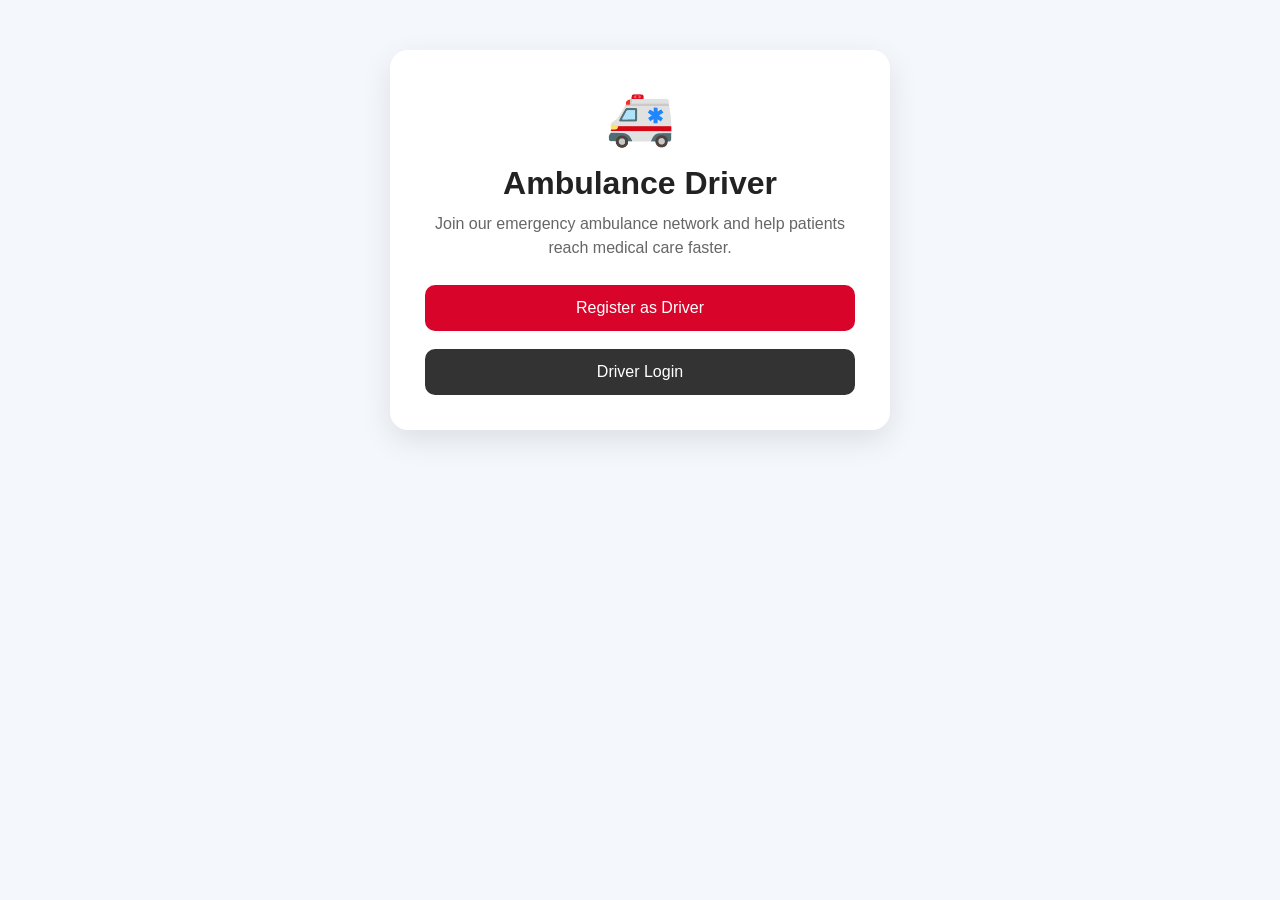
<file: drivers/index.html>
<!DOCTYPE html>
<html lang="en">
<head>
    <meta charset="UTF-8">
    <meta name="viewport" content="width=device-width, initial-scale=1.0">
    <title>Ambulance Driver</title>
    <link rel="stylesheet" href="style.css">
</head>

<body>

<div class="welcome">

    <div class="logo">🚑</div>

    <h1>Ambulance Driver</h1>

    <p>
        Join our emergency ambulance network and help patients
        reach medical care faster.
    </p>

    <a href="register.html" class="btn">
        Register as Driver
    </a>

    <a href="login.html" class="btn secondary">
        Driver Login
    </a>

</div>

</body>
</html>
</file>
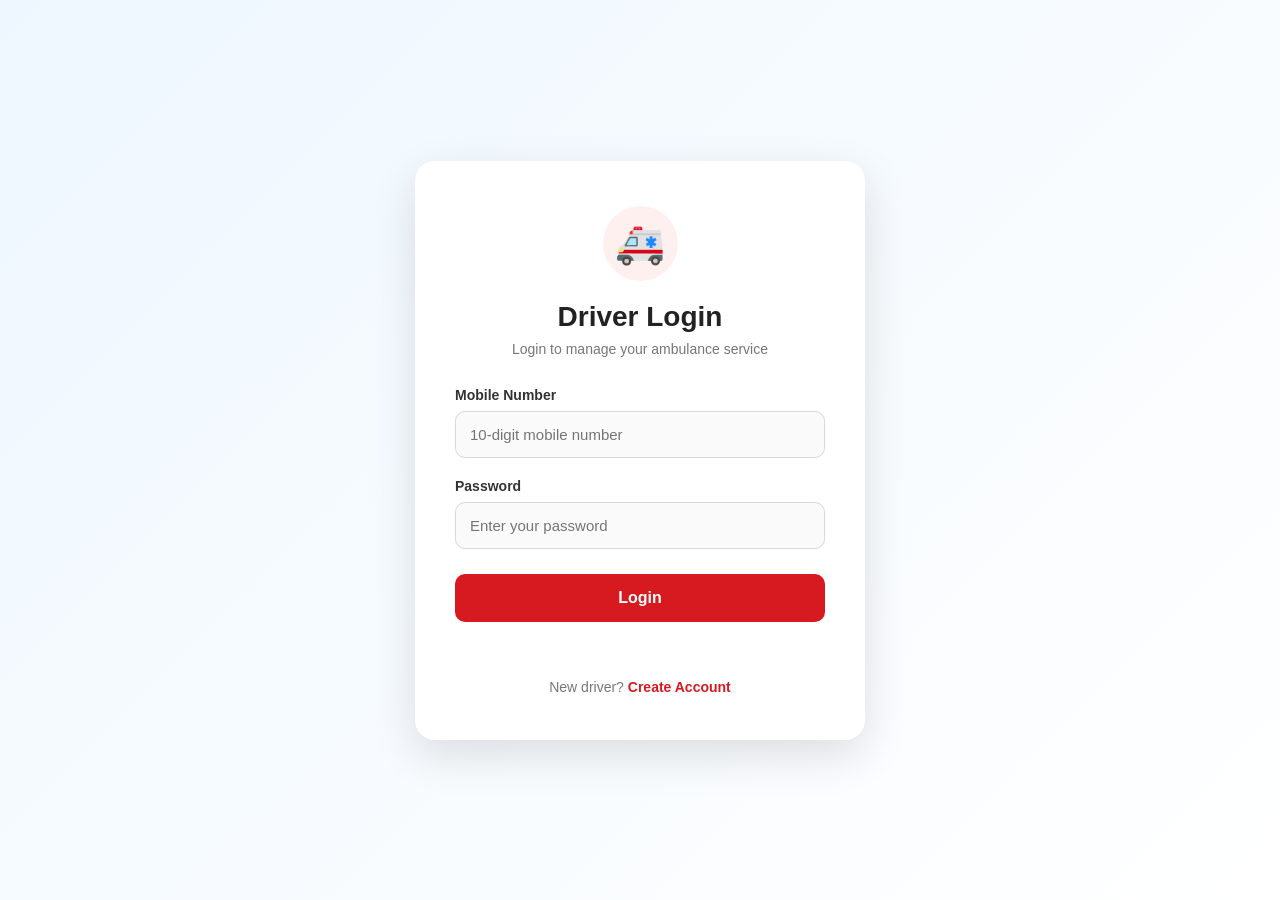
<file: drivers/dashboard.html>
<!DOCTYPE html>
<html lang="en">
<head>

<meta charset="UTF-8">

<meta name="viewport"
content="width=device-width, initial-scale=1.0">

<title>Driver Dashboard | Ambulance Service</title>


<style>

*{
    margin:0;
    padding:0;
    box-sizing:border-box;
    font-family:"Segoe UI",Arial,sans-serif;
}

body{
    min-height:100vh;
    background:#f4f7fb;
    color:#222;
}


/* HEADER */

header{
    background:#d71920;
    color:white;
    padding:18px 6%;
    display:flex;
    justify-content:space-between;
    align-items:center;
}

.logo{
    font-size:22px;
    font-weight:700;
}

.logout{
    border:none;
    background:white;
    color:#d71920;
    padding:9px 18px;
    border-radius:8px;
    cursor:pointer;
    font-weight:600;
}


/* MAIN */

.container{
    max-width:1100px;
    margin:30px auto;
    padding:0 20px;
}


/* WELCOME */

.welcome{
    background:white;
    padding:25px;
    border-radius:15px;
    box-shadow:0 5px 20px rgba(0,0,0,.07);
    margin-bottom:20px;
}

.welcome h1{
    font-size:25px;
    margin-bottom:7px;
}

.welcome p{
    color:#777;
}


/* DRIVER INFO */

.info-grid{
    display:grid;
    grid-template-columns:repeat(3,1fr);
    gap:18px;
    margin-bottom:20px;
}

.info-card{
    background:white;
    padding:22px;
    border-radius:15px;
    box-shadow:0 5px 20px rgba(0,0,0,.07);
}

.info-card h3{
    font-size:13px;
    color:#888;
    margin-bottom:8px;
}

.info-card p{
    font-size:18px;
    font-weight:600;
}


/* STATUS */

.status-card{
    background:white;
    padding:30px;
    border-radius:15px;
    text-align:center;
    box-shadow:0 5px 20px rgba(0,0,0,.07);
    margin-bottom:20px;
}

.status{
    font-size:20px;
    font-weight:700;
    margin-bottom:8px;
}

.location{
    color:#777;
    font-size:14px;
    margin-bottom:20px;
}

.online{
    color:#168b35;
}

.offline{
    color:#d71920;
}

.status-btn{
    border:none;
    padding:14px 35px;
    border-radius:10px;
    color:white;
    font-size:16px;
    font-weight:600;
    cursor:pointer;
}

.go-online{
    background:#168b35;
}

.go-offline{
    background:#d71920;
}


/* REQUEST */

.request-card{
    background:white;
    padding:25px;
    border-radius:15px;
    box-shadow:0 5px 20px rgba(0,0,0,.07);
}

.request-card h2{
    margin-bottom:15px;
}

.empty{
    text-align:center;
    padding:30px;
    color:#888;
}


/* REQUEST BOX */

.booking-request{
    border:2px solid #d71920;
    border-radius:14px;
    padding:20px;
    margin-top:15px;
    background:#fffafa;
}

.booking-header{
    display:flex;
    justify-content:space-between;
    align-items:center;
    gap:10px;
    margin-bottom:18px;
}

.booking-code{
    font-weight:700;
    color:#d71920;
}

.emergency{
    background:#ffe5e5;
    color:#d71920;
    padding:7px 12px;
    border-radius:20px;
    font-size:13px;
    font-weight:700;
}

.booking-info{
    display:grid;
    grid-template-columns:1fr 1fr;
    gap:12px;
    margin-bottom:18px;
}

.detail{
    background:#f7f7f7;
    padding:12px;
    border-radius:8px;
}

.detail small{
    display:block;
    color:#888;
    font-size:12px;
    margin-bottom:4px;
}

.detail strong{
    font-size:15px;
}


.request-buttons{
    display:flex;
    gap:12px;
    margin-top:15px;
}

.accept-btn,
.reject-btn{
    flex:1;
    padding:13px;
    border:none;
    border-radius:9px;
    font-size:15px;
    font-weight:700;
    cursor:pointer;
}

.accept-btn{
    background:#168b35;
    color:white;
}

.accept-btn:hover{
    background:#107128;
}

.reject-btn{
    background:#d71920;
    color:white;
}

.reject-btn:hover{
    background:#b9141a;
}

.call-btn{
    display:block;
    text-align:center;
    margin-top:12px;
    padding:11px;
    border-radius:8px;
    background:#222;
    color:white;
    text-decoration:none;
    font-weight:600;
}


/* ACCEPTED */

.accepted-box{
    border:2px solid #168b35;
    background:#f0fff4;
    padding:20px;
    border-radius:14px;
    margin-top:15px;
}

.accepted-box h3{
    color:#168b35;
    margin-bottom:12px;
}

.accepted-box p{
    margin:7px 0;
}


/* RESPONSIVE */

@media(max-width:750px){

    .info-grid{
        grid-template-columns:1fr;
    }

    .booking-info{
        grid-template-columns:1fr;
    }

    .request-buttons{
        flex-direction:column;
    }

    header{
        padding:15px 20px;
    }

}


.accepted-box{
    border:2px solid #168b35;
    background:#f0fff4;
    padding:20px;
    border-radius:14px;
    margin-top:15px;
}

.accepted-box h3{
    color:#168b35;
    margin-bottom:15px;
}

.booking-details{
    display:grid;
    grid-template-columns:1fr 1fr;
    gap:12px;
    margin-bottom:15px;
}

.booking-detail{
    background:white;
    padding:12px;
    border-radius:9px;
    border:1px solid #d9eadf;
}

.booking-detail small{
    display:block;
    color:#777;
    font-size:11px;
    font-weight:700;
    margin-bottom:4px;
}

.booking-detail strong{
    font-size:15px;
    word-break:break-word;
}

.live-badge{
    display:inline-block;
    background:#168b35;
    color:white;
    padding:6px 10px;
    border-radius:20px;
    font-size:12px;
    font-weight:700;
    margin-bottom:12px;
}

.action-btn{
    width:100%;
    border:none;
    padding:14px;
    border-radius:9px;
    color:white;
    font-size:15px;
    font-weight:700;
    cursor:pointer;
    margin-top:10px;
}

.track-btn{background:#00897b;}
.specialized-btn{background:#1976d2;}
.stop-ride-btn{background:#d71920;}

@media(max-width:750px){
    .booking-details{grid-template-columns:1fr;}
}

</style>

</head>


<body>


<header>

    <div class="logo">
        🚑 Healthcare Driver
    </div>

    <button
        class="logout"
        onclick="logout()">

        Logout

    </button>

</header>


<div class="container">


    <!-- WELCOME -->

    <div class="welcome">

        <h1 id="welcomeText">
            Welcome Driver
        </h1>

        <p>
            Manage your ambulance availability and bookings.
        </p>

    </div>


    <!-- DRIVER INFORMATION -->

    <div class="info-grid">

        <div class="info-card">

            <h3>
                AMBULANCE NUMBER
            </h3>

            <p id="ambulanceNumber">
                Loading...
            </p>

        </div>


        <div class="info-card">

            <h3>
                AMBULANCE TYPE
            </h3>

            <p id="ambulanceType">
                Loading...
            </p>

        </div>


        <div class="info-card">

            <h3>
                EXPERIENCE
            </h3>

            <p id="experience">
                Loading...
            </p>

        </div>

    </div>


    <!-- ONLINE / OFFLINE -->

    <div class="status-card">

        <div
            id="statusText"
            class="status offline">

            🔴 OFFLINE

        </div>


        <div
            id="locationText"
            class="location">

            📍 Location sharing is OFF

        </div>


        <button
            id="statusBtn"
            class="status-btn go-online"
            onclick="toggleStatus()">

            GO ONLINE

        </button>

    </div>


    <!-- BOOKING REQUESTS -->

    <div class="request-card">

        <h2>
            🔔 Booking Requests
        </h2>


        <div
            class="empty"
            id="requestArea">

            No active booking requests.

        </div>

    </div>


</div>


<script>


/* =========================================
   CHECK LOGIN
========================================= */

const driverId =
    localStorage.getItem("driver_id");

const loggedIn =
    localStorage.getItem("driver_logged_in");


if(
    !driverId ||
    loggedIn !== "true"
){

    window.location.href =
        "login.html";

}


/* =========================================
   VARIABLES
========================================= */

let isOnline = false;

let locationWatcher = null;

let requestTimer = null;

let currentRequests = [];
let acceptedBookingCode = "";
let acceptedBookingData = {};
let rideAccepted = false;


/* =========================================
   LOAD DRIVER PROFILE
========================================= */

async function loadProfile(){

    try{

        const response = await fetch(
            "get_driver_profile.php?id=" + encodeURIComponent(driverId)
        );

        const result = await response.json();

        if(result.success){

            const driver = result.driver;

            document.getElementById("welcomeText").innerText =
                "Welcome, " + driver.full_name;

            document.getElementById("ambulanceNumber").innerText =
                driver.ambulance_number;

            document.getElementById("ambulanceType").innerText =
                driver.ambulance_type;

            document.getElementById("experience").innerText =
                driver.experience_years + " Years";

            // Restore an accepted ride after browser/page refresh.
            const savedRide = localStorage.getItem(
                "accepted_booking_" + driverId
            );

            if(savedRide){
                try{
                    const saved = JSON.parse(savedRide);
                    acceptedBookingCode = saved.booking_code || "";
                    acceptedBookingData = saved.patient || {};
                    if(acceptedBookingCode){
                        rideAccepted = true;
                        showAcceptedBooking(saved);
                        stopRequestPolling();
                    }
                }catch(e){
                    localStorage.removeItem("accepted_booking_" + driverId);
                }
            }

            if(driver.status === "online"){
                setOnlineUI();
                startLocationTracking();
                if(!rideAccepted){
                    startRequestPolling();
                }
            }
        }

    }catch(error){
        console.error("PROFILE ERROR:", error);
    }
}


/* =========================================
   TOGGLE STATUS
========================================= */

async function toggleStatus(){

    if(!isOnline){

        await goOnline();

    }
    else{

        await goOffline();

    }

}


/* =========================================
   GO ONLINE
========================================= */

async function goOnline(){

    if(!navigator.geolocation){

        alert(
            "Your browser does not support GPS."
        );

        return;

    }


    navigator.geolocation.getCurrentPosition(

        async function(position){

            const latitude =
                position.coords.latitude;

            const longitude =
                position.coords.longitude;


            try{

                const response =
                    await fetch(
                        "update_driver_status.php",
                        {
                            method:"POST",

                            headers:{
                                "Content-Type":
                                    "application/json"
                            },

                            body:JSON.stringify({

                                driver_id:
                                    driverId,

                                status:
                                    "online",

                                latitude:
                                    latitude,

                                longitude:
                                    longitude

                            })
                        }
                    );


                const result =
                    await response.json();


                console.log(
                    "STATUS:",
                    result
                );


                if(result.success){

                    setOnlineUI();

                    startLocationTracking();

                    startRequestPolling();

                }
                else{

                    alert(
                        result.message ||
                        "Unable to go online."
                    );

                }

            }
            catch(error){

                console.error(error);

                alert(
                    "Server connection error."
                );

            }

        },

        function(){

            alert(
                "Please allow location access to go online."
            );

        },

        {
            enableHighAccuracy:true,
            timeout:10000,
            maximumAge:0
        }

    );

}


/* =========================================
   ONLINE UI
========================================= */

function setOnlineUI(){

    isOnline = true;


    const status =
        document.getElementById(
            "statusText"
        );


    const button =
        document.getElementById(
            "statusBtn"
        );


    const location =
        document.getElementById(
            "locationText"
        );


    status.className =
        "status online";


    status.innerText =
        "🟢 ONLINE";


    location.innerText =
        "📍 Live location sharing is ON";


    button.className =
        "status-btn go-offline";


    button.innerText =
        "GO OFFLINE";

}


/* =========================================
   GO OFFLINE
========================================= */

async function goOffline(){

    try{

        const response =
            await fetch(
                "update_driver_status.php",
                {
                    method:"POST",

                    headers:{
                        "Content-Type":
                            "application/json"
                    },

                    body:JSON.stringify({

                        driver_id:
                            driverId,

                        status:
                            "offline"

                    })
                }
            );


        const result =
            await response.json();


        if(result.success){

            isOnline = false;


            stopLocationTracking();

            stopRequestPolling();


            document.getElementById(
                "statusText"
            ).className =
                "status offline";


            document.getElementById(
                "statusText"
            ).innerText =
                "🔴 OFFLINE";


            document.getElementById(
                "locationText"
            ).innerText =
                "📍 Location sharing is OFF";


            const button =
                document.getElementById(
                    "statusBtn"
                );


            button.className =
                "status-btn go-online";


            button.innerText =
                "GO ONLINE";

        }
        else{

            alert(
                result.message ||
                "Unable to go offline."
            );

        }

    }
    catch(error){

        console.error(error);

        alert(
            "Server connection error."
        );

    }

}


/* =========================================
   LIVE GPS TRACKING
========================================= */

function startLocationTracking(){

    if(locationWatcher !== null){

        return;

    }


    locationWatcher =
        navigator.geolocation.watchPosition(

            function(position){

                const latitude =
                    position.coords.latitude;

                const longitude =
                    position.coords.longitude;


                updateLocation(
                    latitude,
                    longitude
                );

            },

            function(error){

                console.error(
                    "GPS ERROR:",
                    error
                );

            },

            {
                enableHighAccuracy:true,
                maximumAge:5000,
                timeout:10000
            }

        );

}


/* =========================================
   SEND LOCATION
========================================= */

async function updateLocation(
    latitude,
    longitude
){

    try{

        const response =
            await fetch(
                "update_driver_location.php",
                {
                    method:"POST",

                    headers:{
                        "Content-Type":
                            "application/json"
                    },

                    body:JSON.stringify({

                        driver_id:
                            driverId,

                        latitude:
                            latitude,

                        longitude:
                            longitude

                    })
                }
            );


        const result =
            await response.json();


        console.log(
            "LOCATION:",
            result
        );

    }
    catch(error){

        console.error(
            "LOCATION ERROR:",
            error
        );

    }

}


/* =========================================
   STOP GPS
========================================= */

function stopLocationTracking(){

    if(locationWatcher !== null){

        navigator.geolocation.clearWatch(
            locationWatcher
        );

        locationWatcher = null;

    }

}


/* =========================================
   START REQUEST POLLING
========================================= */

function startRequestPolling(){

    // NEVER poll while a ride is accepted.
    if(requestTimer !== null || rideAccepted){
        return;
    }

    checkBookingRequests();

    requestTimer = setInterval(
        checkBookingRequests,
        5000
    );
}


/* =========================================
   STOP REQUEST POLLING
========================================= */

function stopRequestPolling(){

    if(requestTimer !== null){

        clearInterval(
            requestTimer
        );

        requestTimer = null;

    }

}


/* =========================================
   CHECK BOOKING REQUESTS
========================================= */

async function checkBookingRequests(){

    if(!isOnline || rideAccepted){

        return;

    }


    try{

        const response =
            await fetch(
                "get_driver_requests.php",
                {
                    method:"POST",

                    headers:{
                        "Content-Type":
                            "application/json"
                    },

                    body:JSON.stringify({

                        driver_id:
                            driverId

                    })
                }
            );


        const result =
            await response.json();


        console.log(
            "REQUESTS:",
            result
        );


        if(result.success){

            currentRequests =
                result.requests || [];


            displayRequests(
                currentRequests
            );

        }

    }
    catch(error){

        console.error(
            "REQUEST ERROR:",
            error
        );

    }

}


/* =========================================
   DISPLAY REQUESTS
========================================= */

function displayRequests(
    requests
){

    const area =
        document.getElementById(
            "requestArea"
        );


    if(!requests || requests.length === 0){

        area.innerHTML =
            "No active booking requests.";

        area.className =
            "empty";

        return;

    }


    area.className = "";


    let html = "";


    requests.forEach(
        function(request){

            html += `

                <div class="booking-request">

                    <div class="booking-header">

                        <span class="booking-code">

                            🚑 ${escapeHtml(
                                request.booking_code
                            )}

                        </span>

                        <span class="emergency">

                            ${escapeHtml(
                                request.emergency_type
                            )}

                        </span>

                    </div>


                    <div class="booking-info">

                        <div class="detail">

                            <small>
                                PATIENT
                            </small>

                            <strong>
                                ${escapeHtml(
                                    request.patient_name
                                )}
                            </strong>

                        </div>


                        <div class="detail">

                            <small>
                                CONTACT
                            </small>

                            <strong>
                                ${escapeHtml(
                                    request.patient_phone
                                )}
                            </strong>

                        </div>


                        <div class="detail">

                            <small>
                                PICKUP
                            </small>

                            <strong>
                                ${escapeHtml(
                                    request.pickup_address ||
                                    "GPS Location"
                                )}
                            </strong>

                        </div>


                        <div class="detail">

                            <small>
                                HOSPITAL
                            </small>

                            <strong>
                                ${escapeHtml(
                                    request.hospital_name ||
                                    "Not specified"
                                )}
                            </strong>

                        </div>

                    </div>


                    <a
                        class="call-btn"
                        href="tel:${escapeHtml(
                            request.patient_phone
                        )}">

                        📞 Call Patient

                    </a>


                    <div class="request-buttons">

                        <button
                            class="reject-btn"
                            onclick="rejectBooking(
                                ${request.booking_id}
                            )">

                            ❌ REJECT

                        </button>


                        <button
                            class="accept-btn"
                            onclick="acceptBooking(
                                ${request.booking_id}
                            )">

                            ✅ ACCEPT

                        </button>

                    </div>

                </div>

            `;

        }
    );


    area.innerHTML =
        html;

}


/* =========================================
   ACCEPT BOOKING
========================================= */

async function acceptBooking(
    bookingId
){

    if(rideAccepted){
        return;
    }

    if(!confirm("Accept this ambulance booking?")){
        return;
    }

    try{

        const response = await fetch("accept_booking.php", {
            method:"POST",
            headers:{"Content-Type":"application/json"},
            body:JSON.stringify({
                driver_id:driverId,
                booking_id:bookingId
            })
        });

        const result = await response.json();

        if(result.success){

            // Lock this driver to the accepted ride.
            rideAccepted = true;
            acceptedBookingCode = result.booking_code || "";
            acceptedBookingData = result.patient || {};

            localStorage.setItem(
                "accepted_booking_" + driverId,
                JSON.stringify(result)
            );

            stopRequestPolling();
            currentRequests = [];

            showAcceptedBooking(result);

            alert("✅ Booking accepted. New requests are paused until STOP RIDE.");

        }else{
            alert(result.message || "Unable to accept booking.");
            if(!rideAccepted){
                checkBookingRequests();
            }
        }

    }catch(error){
        console.error("ACCEPT ERROR:", error);
        alert("Server connection error.");
    }
}


/* =========================================
   REJECT BOOKING
========================================= */

async function rejectBooking(
    bookingId
){

    if(!confirm(
        "Reject this ambulance request?"
    )){

        return;

    }


    try{

        const response =
            await fetch(
                "reject_booking.php",
                {
                    method:"POST",

                    headers:{
                        "Content-Type":
                            "application/json"
                    },

                    body:JSON.stringify({

                        driver_id:
                            driverId,

                        booking_id:
                            bookingId

                    })
                }
            );


        const result =
            await response.json();


        console.log(
            "REJECT:",
            result
        );


        if(result.success){

            alert(
                "Request rejected."
            );


            checkBookingRequests();

        }
        else{

            alert(
                result.message ||
                "Unable to reject request."
            );

        }

    }
    catch(error){

        console.error(error);

        alert(
            "Server connection error."
        );

    }

}


/* =========================================
   SHOW ACCEPTED BOOKING
========================================= */

function showAcceptedBooking(
    result
){

    const area = document.getElementById("requestArea");
    const patient = result.patient || {};

    acceptedBookingCode = result.booking_code || acceptedBookingCode || "";
    acceptedBookingData = patient;
    rideAccepted = !!acceptedBookingCode;

    const pickupAddress = patient.pickup_address || "Pickup location not available";
    const hospital = patient.hospital || "Not specified";
    const latitude = patient.pickup_latitude ?? patient.latitude ?? "";
    const longitude = patient.pickup_longitude ?? patient.longitude ?? "";

    area.className = "";
    area.innerHTML = `
        <div class="accepted-box">
            <span class="live-badge">🟢 ACTIVE RIDE</span>
            <h3>✅ Booking Accepted</h3>

            <div class="booking-details">
                <div class="booking-detail">
                    <small>BOOKING ID</small>
                    <strong>${escapeHtml(acceptedBookingCode || "N/A")}</strong>
                </div>
                <div class="booking-detail">
                    <small>PATIENT NAME</small>
                    <strong>${escapeHtml(patient.name || "N/A")}</strong>
                </div>
                <div class="booking-detail">
                    <small>PATIENT PHONE</small>
                    <strong>${escapeHtml(patient.phone || "N/A")}</strong>
                </div>
                <div class="booking-detail">
                    <small>EMERGENCY</small>
                    <strong>${escapeHtml(patient.emergency || "N/A")}</strong>
                </div>
                <div class="booking-detail">
                    <small>PICKUP LOCATION</small>
                    <strong>${escapeHtml(pickupAddress)}</strong>
                </div>
                <div class="booking-detail">
                    <small>HOSPITAL</small>
                    <strong>${escapeHtml(hospital)}</strong>
                </div>
            </div>

            <a class="call-btn" href="tel:${escapeHtml(patient.phone || "")}">
                📞 CALL PATIENT
            </a>

            <button class="action-btn track-btn" onclick="trackUserLocation()">
                📍 TRACK USER LOCATION
            </button>

            <button class="action-btn specialized-btn" onclick="checkSpecializedHospital()">
                🏥 CHECK SPECIALIZED HOSPITAL
            </button>

            <button class="action-btn stop-ride-btn" onclick="stopRide()">
                🛑 STOP RIDE / COMPLETE TRIP
            </button>
        </div>
    `;

    // Keep booking details and actions visible; polling will not overwrite them.
    const hospitalBtn = document.getElementById("specializedHospitalBtn");
    if(hospitalBtn){
        hospitalBtn.style.display = acceptedBookingCode ? "block" : "none";
    }
}


/* =========================================
   TRACK USER / PICKUP LOCATION
========================================= */
function trackUserLocation(){

    if(!acceptedBookingCode){
        alert("No accepted booking found.");
        return;
    }

    const patient = acceptedBookingData || {};
    const latitude = patient.pickup_latitude ?? patient.latitude ?? "";
    const longitude = patient.pickup_longitude ?? patient.longitude ?? "";
    const address = patient.pickup_address || "";

    let destination = "";
    if(latitude !== "" && longitude !== ""){
        destination = latitude + "," + longitude;
    }else if(address){
        destination = address;
    }else{
        alert("Patient pickup location is not available.");
        return;
    }

    const mapsUrl =
        "https://www.google.com/maps/dir/?api=1" +
        "&destination=" + encodeURIComponent(destination) +
        "&travelmode=driving";

    window.open(mapsUrl, "_blank");
}


/* =========================================
   CHECK SPECIALIZED HOSPITAL
========================================= */
function checkSpecializedHospital(){

    if(!acceptedBookingCode){
        alert("Booking ID not found.");
        return;
    }

    // Booking ID is automatically passed. Driver does not type it.
    window.location.href =
        "hospital_finder.php?booking_code=" +
        encodeURIComponent(acceptedBookingCode);
}


/* =========================================
   STOP / COMPLETE RIDE
========================================= */
async function stopRide(){

    if(!acceptedBookingCode){
        return;
    }

    if(!confirm("Stop and complete this ride?")){
        return;
    }

    try{
        const response = await fetch("stop_ride.php", {
            method:"POST",
            headers:{"Content-Type":"application/json"},
            body:JSON.stringify({
                driver_id:driverId,
                booking_code:acceptedBookingCode
            })
        });

        const result = await response.json();

        if(result.success){
            localStorage.removeItem("accepted_booking_" + driverId);
            acceptedBookingCode = "";
            acceptedBookingData = {};
            rideAccepted = false;
            currentRequests = [];

            const hospitalBtn = document.getElementById("specializedHospitalBtn");
            if(hospitalBtn){
                hospitalBtn.style.display = "none";
            }

            document.getElementById("requestArea").className = "empty";
            document.getElementById("requestArea").innerHTML =
                "Ride completed. Waiting for new booking requests...";

            // Driver stays ONLINE; only the accepted ride is stopped.
            if(isOnline){
                startRequestPolling();
            }

            alert("✅ Ride completed. Driver is ready for the next booking.");
        }else{
            alert(result.message || "Unable to stop the ride.");
        }

    }catch(error){
        console.error("STOP RIDE ERROR:", error);
        alert("Server connection error.");
    }
}


/* =========================================
   HTML ESCAPE
========================================= */

function escapeHtml(
    value
){

    if(value === null ||
       value === undefined){

        return "";

    }


    return String(value)

        .replace(
            /&/g,
            "&amp;"
        )

        .replace(
            /</g,
            "&lt;"
        )

        .replace(
            />/g,
            "&gt;"
        )

        .replace(
            /"/g,
            "&quot;"
        )

        .replace(
            /'/g,
            "&#039;"
        );

}


/* =========================================
   LOGOUT
========================================= */

function logout(){

    localStorage.removeItem("accepted_booking_" + driverId);

    if(isOnline){

        goOffline();

    }


    stopRequestPolling();


    localStorage.removeItem(
        "driver_logged_in"
    );


    localStorage.removeItem(
        "driver_id"
    );


    window.location.href =
        "login.html";

}


/* =========================================
   INITIAL LOAD
========================================= */

loadProfile();

/* =========================
   LOAD BOOKING REQUESTS
========================= */

async function loadBookingRequests(){

    const driverId =
        localStorage.getItem("driver_id");

    if(!driverId){

        return;
    }


    try{

        const response =
            await fetch(
                "http://localhost/Healthcare%20Drivers/get_driver_requests.php",
                {
                    method:"POST",

                    headers:{
                        "Content-Type":
                            "application/json"
                    },

                    body:JSON.stringify({

                        driver_id:
                            parseInt(driverId)

                    })
                }
            );


        const result =
            await response.json();


        console.log(
            "Booking Requests:",
            result
        );


        const container =
            document.getElementById(
                "bookingRequests"
            );


        if(!container){

            return;
        }


        if(
            !result.success ||
            !result.requests ||
            result.requests.length === 0
        ){

            container.innerHTML =
                "No active booking requests.";

            return;
        }


        container.innerHTML = "";


        result.requests.forEach(
            function(request){

                const card =
                    document.createElement("div");

                card.className =
                    "booking-request";


                card.innerHTML = `

                    <h3>
                        🚑 New Ambulance Request
                    </h3>

                    <p>
                        <strong>Booking:</strong>
                        ${request.booking_code}
                    </p>

                    <p>
                        <strong>Patient:</strong>
                        ${request.patient_name}
                    </p>

                    <p>
                        <strong>Contact:</strong>
                        ${request.patient_phone}
                    </p>

                    <p>
                        <strong>Emergency:</strong>
                        ${request.emergency_type}
                    </p>

                    <p>
                        <strong>Pickup:</strong>
                        ${request.pickup_address || "GPS Location"}
                    </p>

                    <p>
                        <strong>Hospital:</strong>
                        ${request.hospital_name || "Not specified"}
                    </p>

                    <p class="request-time">
                        Requested:
                        ${request.sent_at}
                    </p>

                    <div class="request-buttons">

                        <button
                            class="accept-btn"
                            onclick="acceptBooking(${request.booking_id})">

                            ✅ ACCEPT

                        </button>


                        <button
                            class="reject-btn"
                            onclick="rejectBooking(${request.request_id})">

                            ❌ REJECT

                        </button>

                    </div>

                `;


                container.appendChild(card);

            }
        );


    }catch(error){

        console.error(
            "Request loading error:",
            error
        );

    }

}

</script>

</body>
</html>
</file>
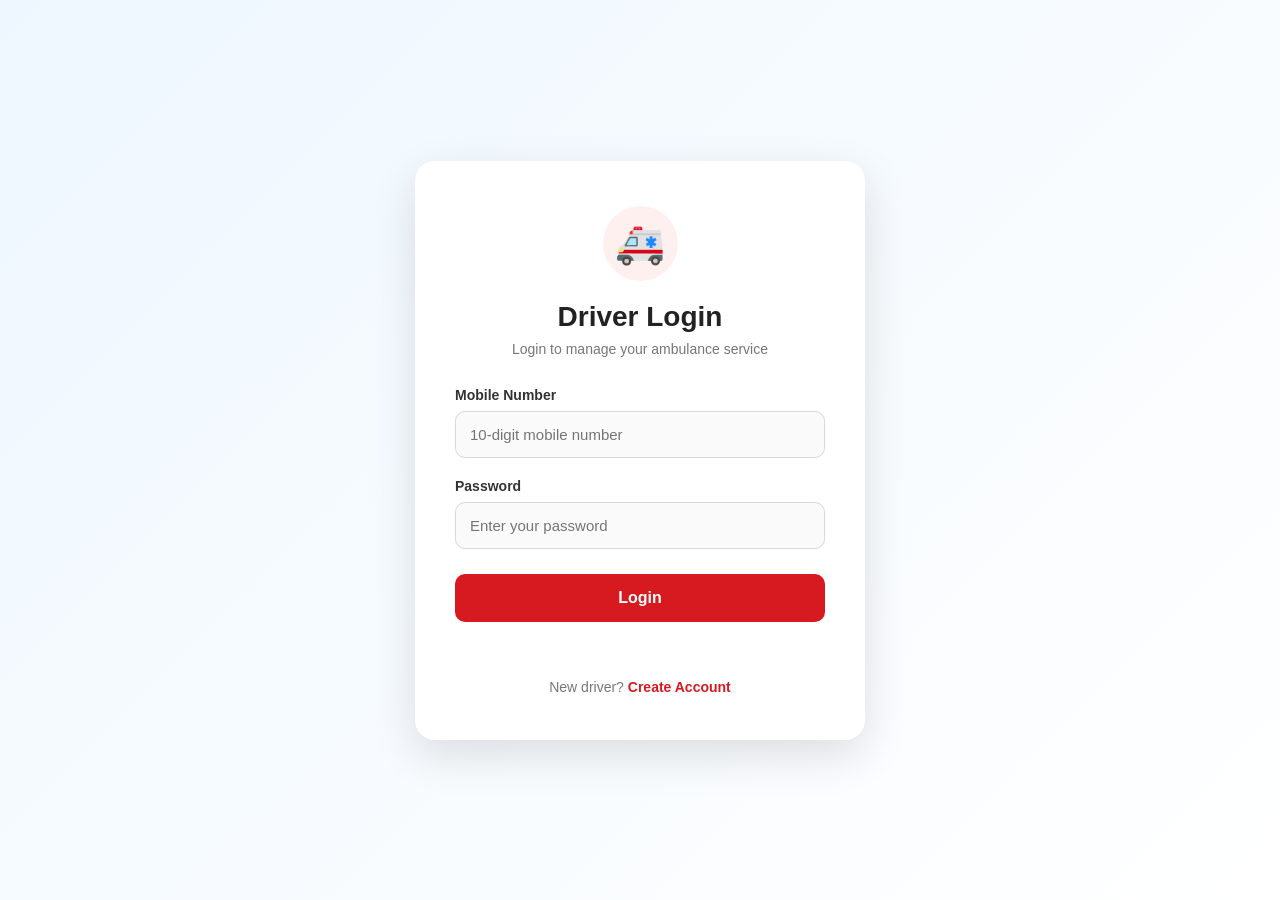
<file: drivers/login.html>
<!DOCTYPE html>
<html lang="en">
<head>
<meta charset="UTF-8">
<meta name="viewport" content="width=device-width, initial-scale=1.0">
<title>Driver Login | Ambulance Service</title>

<style>
*{
    margin:0;
    padding:0;
    box-sizing:border-box;
    font-family:"Segoe UI",Arial,sans-serif;
}

body{
    min-height:100vh;
    background:linear-gradient(135deg,#eef7ff,#ffffff);
    display:flex;
    justify-content:center;
    align-items:center;
    padding:20px;
}

.login-box{
    width:100%;
    max-width:450px;
    background:white;
    padding:45px 40px;
    border-radius:20px;
    box-shadow:0 15px 45px rgba(0,0,0,.12);
}

.icon{
    width:75px;
    height:75px;
    margin:0 auto 20px;
    background:#fff0f0;
    border-radius:50%;
    display:flex;
    align-items:center;
    justify-content:center;
    font-size:40px;
}

h1{
    text-align:center;
    color:#222;
    font-size:28px;
    margin-bottom:8px;
}

.subtitle{
    text-align:center;
    color:#777;
    font-size:14px;
    margin-bottom:30px;
}

.input-group{
    margin-bottom:20px;
}

label{
    display:block;
    font-size:14px;
    font-weight:600;
    color:#333;
    margin-bottom:8px;
}

input{
    width:100%;
    padding:14px;
    border:1px solid #d8d8d8;
    border-radius:10px;
    font-size:15px;
    outline:none;
    background:#fafafa;
}

input:focus{
    border-color:#d71920;
    background:white;
    box-shadow:0 0 0 3px rgba(215,25,32,.08);
}

button{
    width:100%;
    border:none;
    padding:15px;
    margin-top:5px;
    border-radius:10px;
    background:#d71920;
    color:white;
    font-size:16px;
    font-weight:600;
    cursor:pointer;
}

button:hover{
    background:#b90f16;
}

button:disabled{
    background:#999;
    cursor:not-allowed;
}

#message{
    text-align:center;
    margin-top:15px;
    min-height:20px;
    font-size:14px;
}

.register{
    text-align:center;
    margin-top:22px;
    color:#777;
    font-size:14px;
}

.register a{
    color:#d71920;
    font-weight:600;
    text-decoration:none;
}
</style>
</head>

<body>

<div class="login-box">

    <div class="icon">🚑</div>

    <h1>Driver Login</h1>

    <p class="subtitle">
        Login to manage your ambulance service
    </p>

    <form id="loginForm">

        <div class="input-group">
            <label>Mobile Number</label>

            <input
                type="tel"
                id="phone"
                placeholder="10-digit mobile number"
                maxlength="10"
                inputmode="numeric"
                required>
        </div>

        <div class="input-group">
            <label>Password</label>

            <input
                type="password"
                id="password"
                placeholder="Enter your password"
                required>
        </div>

        <button type="submit" id="loginBtn">
            Login
        </button>

        <p id="message"></p>

    </form>

    <div class="register">
        New driver?
        <a href="register.html">Create Account</a>
    </div>

</div>

<script>

const phoneInput = document.getElementById("phone");

phoneInput.addEventListener("input", function(){
    this.value = this.value.replace(/\D/g,"");
});

document.getElementById("loginForm").addEventListener(
    "submit",
    async function(e){

        e.preventDefault();

        const phone = phoneInput.value.trim();
        const password =
            document.getElementById("password").value;

        const message =
            document.getElementById("message");

        const button =
            document.getElementById("loginBtn");

        if(!/^[6-9][0-9]{9}$/.test(phone)){
            message.style.color="#d71920";
            message.innerText=
                "Enter a valid 10-digit mobile number.";
            return;
        }

        button.disabled=true;
        button.innerText="Logging in...";

        try{

            const response = await fetch(
                "driver_login.php",
                {
                    method:"POST",
                    headers:{
                        "Content-Type":
                            "application/json"
                    },
                    body:JSON.stringify({
                        phone:phone,
                        password:password
                    })
                }
            );

            const text = await response.text();

            console.log("LOGIN SERVER:",text);

            let result;

            try{
                result=JSON.parse(text);
            }
            catch(error){
                message.style.color="#d71920";
                message.innerText=
                    "Server returned an invalid response.";
                return;
            }

            if(result.success){

                localStorage.setItem(
                    "driver_id",
                    result.driver_id
                );

                localStorage.setItem(
                    "driver_phone",
                    phone
                );

                localStorage.setItem(
                    "driver_logged_in",
                    "true"
                );

                message.style.color="green";
                message.innerText=
                    "Login successful!";

                setTimeout(function(){
                    window.location.href=
                        "dashboard.html";
                },700);

            }
            else{

                message.style.color="#d71920";

                message.innerText=
                    result.message ||
                    "Invalid mobile number or password.";
            }

        }
        catch(error){

            console.error("LOGIN ERROR:",error);

            message.style.color="#d71920";

            message.innerText=
                "Unable to connect to server.";
        }

        button.disabled=false;
        button.innerText="Login";
    }
);

</script>

</body>
</html>
</file>
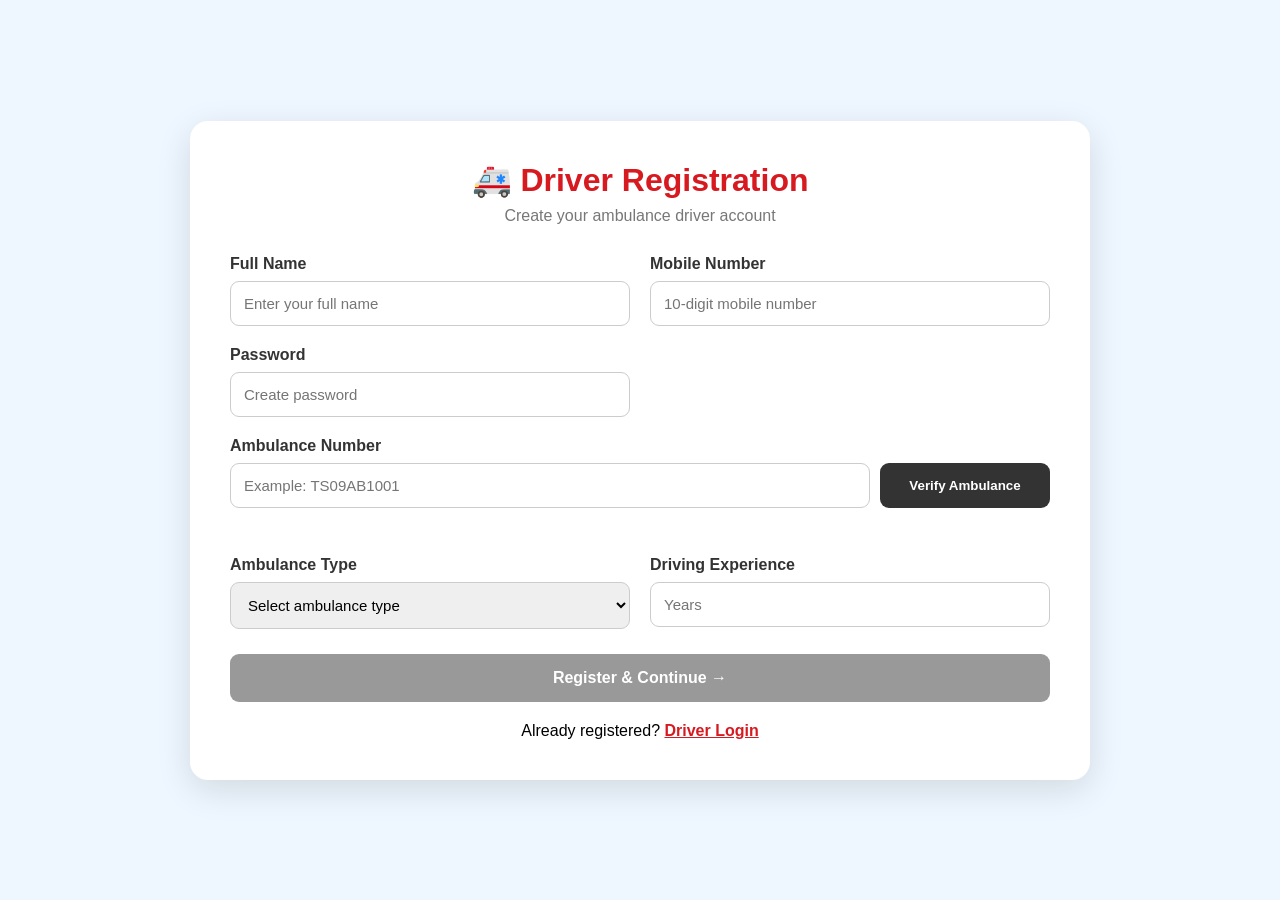
<file: drivers/register.html>
<!DOCTYPE html>
<html lang="en">

<head>

<meta charset="UTF-8">
<meta name="viewport" content="width=device-width, initial-scale=1.0">

<title>Driver Registration | Ambulance Service</title>

<style>

* {
    box-sizing: border-box;
    margin: 0;
    padding: 0;
    font-family: Arial, sans-serif;
}

body {
    min-height: 100vh;
    background: #eef7ff;
    display: flex;
    justify-content: center;
    align-items: center;
    padding: 25px;
}

.container {
    width: 100%;
    max-width: 900px;
    background: white;
    padding: 40px;
    border-radius: 18px;
    box-shadow: 0 10px 35px rgba(0,0,0,0.12);
}

h1 {
    text-align: center;
    margin-bottom: 8px;
    color: #d71920;
}

.subtitle {
    text-align: center;
    color: #777;
    margin-bottom: 30px;
}

.form-grid {
    display: grid;
    grid-template-columns: 1fr 1fr;
    gap: 20px;
}

.input-group {
    display: flex;
    flex-direction: column;
}

.full {
    grid-column: span 2;
}

label {
    font-weight: bold;
    margin-bottom: 8px;
    color: #333;
}

input,
select {
    width: 100%;
    padding: 13px;
    border: 1px solid #ccc;
    border-radius: 9px;
    font-size: 15px;
}

.vehicle-row {
    display: flex;
    gap: 10px;
}

.vehicle-row input {
    flex: 1;
}

#verifyVehicleBtn {
    width: 170px;
    border: none;
    border-radius: 9px;
    background: #333;
    color: white;
    font-weight: bold;
    cursor: pointer;
}

#verifyVehicleBtn:hover {
    background: #111;
}

#verifyVehicleBtn:disabled {
    background: #999;
}

#vehicleVerificationMessage {
    margin-top: 8px;
    font-size: 14px;
    min-height: 20px;
}

#registerBtn {
    width: 100%;
    padding: 15px;
    margin-top: 25px;
    border: none;
    border-radius: 9px;
    background: #d71920;
    color: white;
    font-size: 16px;
    font-weight: bold;
    cursor: pointer;
}

#registerBtn:disabled {
    background: #999;
    cursor: not-allowed;
}

#message {
    text-align: center;
    margin-top: 15px;
    font-weight: bold;
}

.login {
    text-align: center;
    margin-top: 20px;
}

.login a {
    color: #d71920;
    font-weight: bold;
}

@media(max-width:700px) {

    .form-grid {
        grid-template-columns: 1fr;
    }

    .full {
        grid-column: span 1;
    }

    .vehicle-row {
        flex-direction: column;
    }

    #verifyVehicleBtn {
        width: 100%;
        padding: 13px;
    }

    .container {
        padding: 25px;
    }
}

</style>

</head>

<body>

<div class="container">

<h1>🚑 Driver Registration</h1>

<p class="subtitle">
Create your ambulance driver account
</p>

<form id="registerForm">

<div class="form-grid">

<div class="input-group">

<label>Full Name</label>

<input
type="text"
id="full_name"
placeholder="Enter your full name"
required>

</div>


<div class="input-group">

<label>Mobile Number</label>

<input
type="tel"
id="phone"
placeholder="10-digit mobile number"
maxlength="10"
required>

</div>


<div class="input-group">

<label>Password</label>

<input
type="password"
id="password"
placeholder="Create password"
minlength="6"
required>

</div>


<div class="input-group full">

<label>Ambulance Number</label>

<div class="vehicle-row">

<input
type="text"
id="ambulance_number"
placeholder="Example: TS09AB1001"
autocomplete="off"
required>

<button
type="button"
id="verifyVehicleBtn">

Verify Ambulance

</button>

</div>

<p id="vehicleVerificationMessage"></p>

</div>


<div class="input-group">

<label>Ambulance Type</label>

<select id="ambulance_type" required>

<option value="">
Select ambulance type
</option>

<option value="Basic Life Support">
Basic Life Support
</option>

<option value="Advanced Life Support">
Advanced Life Support
</option>

<option value="ICU Ambulance">
ICU Ambulance
</option>

</select>

</div>


<div class="input-group">

<label>Driving Experience</label>

<input
type="number"
id="experience_years"
min="0"
max="50"
placeholder="Years"
required>

</div>

</div>


<button
type="submit"
id="registerBtn"
disabled>

Register & Continue →

</button>

<p id="message"></p>

</form>


<div class="login">

Already registered?
<a href="login.html">Driver Login</a>

</div>

</div>


<script>

let ambulanceVerified = false;


const ambulanceInput =
document.getElementById("ambulance_number");

const verifyBtn =
document.getElementById("verifyVehicleBtn");

const verificationMessage =
document.getElementById("vehicleVerificationMessage");

const registerBtn =
document.getElementById("registerBtn");


/* Reset verification if number changes */

ambulanceInput.addEventListener("input", function() {

    ambulanceVerified = false;

    registerBtn.disabled = true;

    verificationMessage.innerText = "";

});


/* VERIFY AMBULANCE */

verifyBtn.addEventListener("click", async function() {

    const ambulanceNumber =
        ambulanceInput.value.trim().toUpperCase();

    if (ambulanceNumber === "") {

        verificationMessage.innerText =
            "Please enter ambulance number.";

        verificationMessage.style.color = "red";

        return;
    }

    verifyBtn.disabled = true;

    verifyBtn.innerText = "Verifying...";

    verificationMessage.innerText =
        "Checking vehicle...";

    verificationMessage.style.color = "orange";

    ambulanceVerified = false;

    registerBtn.disabled = true;


    try {

        const formData = new FormData();

        formData.append(
            "ambulance_number",
            ambulanceNumber
        );


        const response = await fetch(
            "verify_ambulance.php",
            {
                method: "POST",
                body: formData
            }
        );


        const result =
            await response.json();


        console.log(
            "Verification result:",
            result
        );


        if (
            result.success &&
            result.verified
        ) {

            ambulanceVerified = true;

            registerBtn.disabled = false;

            verificationMessage.innerHTML =
                "✅ Ambulance verified successfully." +
                "<br>Type: " +
                result.vehicle_type +
                "<br>Emergency Service: YES" +
                "<br>Status: ACTIVE";

            verificationMessage.style.color =
                "green";

        }

        else {

            ambulanceVerified = false;

            registerBtn.disabled = true;

            verificationMessage.innerText =
                "❌ " +
                result.message;

            verificationMessage.style.color =
                "red";
        }


    }

    catch(error) {

        console.error(error);

        ambulanceVerified = false;

        registerBtn.disabled = true;

        verificationMessage.innerText =
            "❌ Unable to connect to verification server.";

        verificationMessage.style.color =
            "red";
    }


    verifyBtn.disabled = false;

    verifyBtn.innerText =
        "Verify Ambulance";

});


/* REGISTRATION */

document
.getElementById("registerForm")
.addEventListener("submit", async function(e) {

    e.preventDefault();

    const message =
        document.getElementById("message");


    if (!ambulanceVerified) {

        message.innerText =
            "Please verify your ambulance first.";

        message.style.color = "red";

        return;
    }


    const phone =
        document.getElementById("phone")
        .value.trim();


    if (!/^[6-9][0-9]{9}$/.test(phone)) {

        message.innerText =
            "Enter a valid 10-digit Indian mobile number.";

        message.style.color = "red";

        return;
    }


    const data = {

        full_name:
            document.getElementById("full_name")
            .value.trim(),

        phone: phone,


        password:
            document.getElementById("password")
            .value,

        ambulance_number:
            ambulanceInput.value
            .trim()
            .toUpperCase(),

        ambulance_type:
            document.getElementById("ambulance_type")
            .value,

        experience_years:
            document.getElementById("experience_years")
            .value

    };


    registerBtn.disabled = true;

    registerBtn.innerText =
        "Creating Account...";


    try {

        const response =
            await fetch(
                "driver_register.php",
                {
                    method: "POST",

                    headers: {
                        "Content-Type":
                            "application/json"
                    },

                    body:
                        JSON.stringify(data)
                }
            );


        const result =
            await response.json();


        if (result.success) {

            localStorage.setItem(
                "driver_phone",
                phone
            );

            if (result.driver_id) {

                localStorage.setItem(
                    "driver_id",
                    result.driver_id
                );
            }

            localStorage.setItem(
                "registration_success",
                "true"
            );


            message.innerText =
                "Registration successful! Redirecting...";

            message.style.color = "green";


            setTimeout(function() {

                window.location.href =
                    "registration_success.html";

            }, 700);

        }

        else {

            message.innerText =
                result.message ||
                "Registration failed.";

            message.style.color = "red";

        }


    }

    catch(error) {

        console.error(error);

        message.innerText =
            "Unable to connect to server.";

        message.style.color = "red";

    }


    registerBtn.disabled =
        !ambulanceVerified;

    registerBtn.innerText =
        "Register & Continue →";

});

</script>

</body>

</html>
</file>
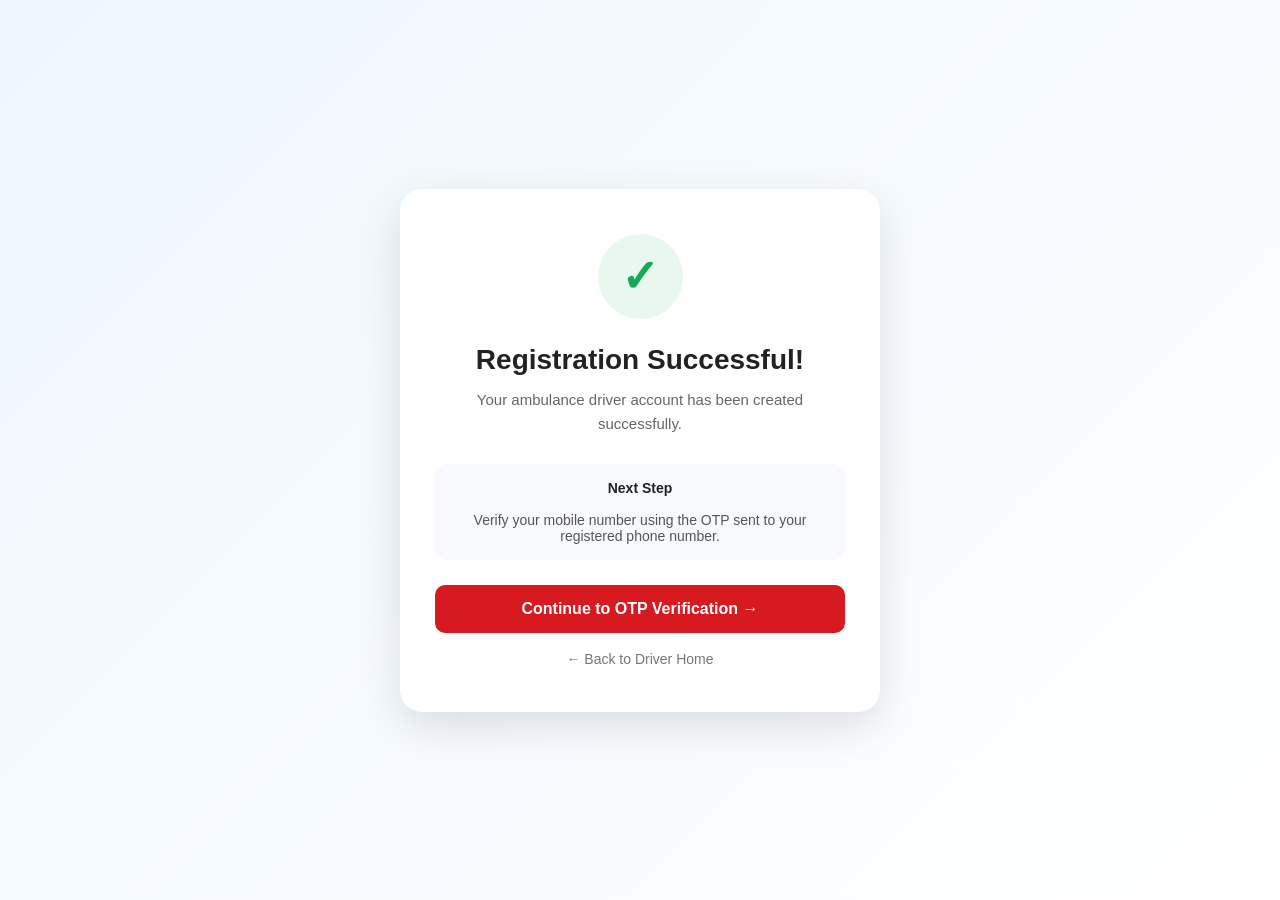
<file: drivers/registration_success.html>
<!DOCTYPE html>
<html lang="en">
<head>
    <meta charset="UTF-8">
    <meta name="viewport" content="width=device-width, initial-scale=1.0">

    <title>Registration Successful</title>

    <style>
        * {
            margin: 0;
            padding: 0;
            box-sizing: border-box;
            font-family: "Segoe UI", Arial, sans-serif;
        }

        body {
            min-height: 100vh;
            display: flex;
            justify-content: center;
            align-items: center;
            padding: 20px;
            background: linear-gradient(135deg, #eef7ff, #ffffff);
        }

        .card {
            width: 100%;
            max-width: 480px;
            background: #ffffff;
            border-radius: 22px;
            padding: 45px 35px;
            text-align: center;
            box-shadow: 0 15px 45px rgba(0, 0, 0, 0.12);
        }

        .success-icon {
            width: 85px;
            height: 85px;
            margin: 0 auto 25px;
            border-radius: 50%;
            background: #e8f8ee;
            color: #18a957;
            display: flex;
            justify-content: center;
            align-items: center;
            font-size: 45px;
            font-weight: bold;
        }

        h1 {
            color: #222;
            font-size: 28px;
            margin-bottom: 12px;
        }

        .subtitle {
            color: #666;
            line-height: 1.6;
            font-size: 15px;
            margin-bottom: 28px;
        }

        .info {
            background: #f7f9fc;
            border-radius: 12px;
            padding: 16px;
            margin-bottom: 25px;
            color: #555;
            font-size: 14px;
        }

        .info strong {
            color: #222;
        }

        button {
            width: 100%;
            padding: 15px;
            border: none;
            border-radius: 10px;
            background: #d71920;
            color: white;
            font-size: 16px;
            font-weight: 600;
            cursor: pointer;
        }

        button:hover {
            background: #b90f16;
        }

        .back {
            display: block;
            margin-top: 18px;
            color: #777;
            text-decoration: none;
            font-size: 14px;
        }

        .back:hover {
            color: #d71920;
        }
    </style>
</head>

<body>

<div class="card">

    <div class="success-icon">
        ✓
    </div>

    <h1>Registration Successful!</h1>

    <p class="subtitle">
        Your ambulance driver account has been created successfully.
    </p>

    <div class="info">
        <strong>Next Step</strong><br><br>
        Verify your mobile number using the OTP
        sent to your registered phone number.
    </div>

    <button onclick="continueToOTP()">
        Continue to OTP Verification →
    </button>

    <a href="index.html" class="back">
        ← Back to Driver Home
    </a>

</div>


<script>

function continueToOTP() {

    window.location.href = "verify_otp.html";

}

</script>

</body>
</html>
</file>
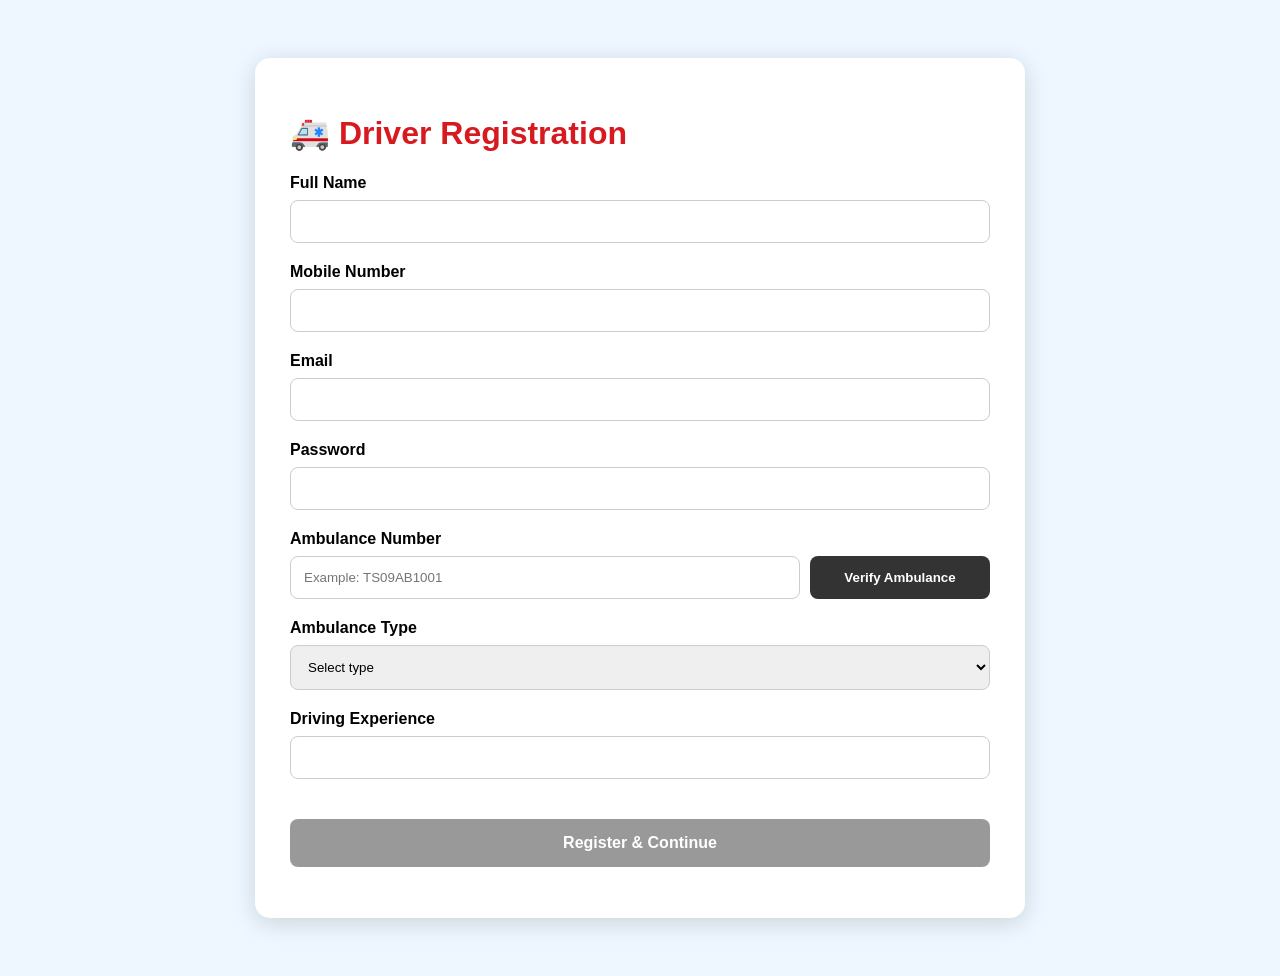
<file: drivers/reguster2.html>
<!DOCTYPE html>
<html>
<head>

<title>Driver Registration</title>

<style>

body {
    font-family: Arial;
    background: #eef7ff;
    padding: 50px;
}

.container {
    max-width: 700px;
    margin: auto;
    background: white;
    padding: 35px;
    border-radius: 15px;
    box-shadow: 0 5px 25px rgba(0,0,0,0.15);
}

h1 {
    color: #d71920;
}

.form-group {
    margin-bottom: 20px;
}

label {
    display: block;
    font-weight: bold;
    margin-bottom: 8px;
}

input, select {
    width: 100%;
    padding: 13px;
    border: 1px solid #ccc;
    border-radius: 8px;
    box-sizing: border-box;
}

.vehicle-row {
    display: flex;
    gap: 10px;
}

.vehicle-row input {
    flex: 1;
}

#verifyVehicleBtn {
    width: 180px;
    background: #333;
    color: white;
    border: none;
    border-radius: 8px;
    font-weight: bold;
    cursor: pointer;
}

#verifyVehicleBtn:hover {
    background: #111;
}

#verifyVehicleBtn:disabled {
    background: #999;
}

#vehicleVerificationMessage {
    margin-top: 10px;
    font-weight: bold;
}

#registerBtn {
    width: 100%;
    padding: 15px;
    background: #d71920;
    color: white;
    border: none;
    border-radius: 8px;
    font-size: 16px;
    font-weight: bold;
    margin-top: 20px;
}

#registerBtn:disabled {
    background: #999;
}

#message {
    text-align: center;
    margin-top: 15px;
}

</style>

</head>

<body>

<div class="container">

<h1>🚑 Driver Registration</h1>

<form id="registerForm">

<div class="form-group">

<label>Full Name</label>

<input
type="text"
id="full_name"
required>

</div>


<div class="form-group">

<label>Mobile Number</label>

<input
type="tel"
id="phone"
maxlength="10"
required>

</div>


<div class="form-group">

<label>Email</label>

<input
type="email"
id="email">

</div>


<div class="form-group">

<label>Password</label>

<input
type="password"
id="password"
minlength="6"
required>

</div>


<!-- AMBULANCE VERIFICATION -->

<div class="form-group">

<label>Ambulance Number</label>

<div class="vehicle-row">

<input
type="text"
id="ambulance_number"
placeholder="Example: TS09AB1001"
required>

<button
type="button"
id="verifyVehicleBtn">

Verify Ambulance

</button>

</div>

<p id="vehicleVerificationMessage"></p>

</div>


<div class="form-group">

<label>Ambulance Type</label>

<select id="ambulance_type" required>

<option value="">Select type</option>

<option value="Basic Life Support">
Basic Life Support
</option>

<option value="Advanced Life Support">
Advanced Life Support
</option>

<option value="ICU Ambulance">
ICU Ambulance
</option>

</select>

</div>


<div class="form-group">

<label>Driving Experience</label>

<input
type="number"
id="experience_years"
min="0"
max="50"
required>

</div>


<button
type="submit"
id="registerBtn"
disabled>

Register & Continue

</button>

<p id="message"></p>

</form>

</div>


<script>

let ambulanceVerified = false;


const ambulanceInput =
document.getElementById("ambulance_number");

const verifyBtn =
document.getElementById("verifyVehicleBtn");

const verificationMessage =
document.getElementById("vehicleVerificationMessage");

const registerBtn =
document.getElementById("registerBtn");


/* Reset verification */

ambulanceInput.addEventListener("input", function() {

    ambulanceVerified = false;

    registerBtn.disabled = true;

    verificationMessage.innerText = "";

});


/* VERIFY AMBULANCE */

verifyBtn.addEventListener("click", async function() {

    const ambulanceNumber =
        ambulanceInput.value
        .trim()
        .toUpperCase();


    if (ambulanceNumber === "") {

        verificationMessage.innerText =
            "Please enter ambulance number.";

        verificationMessage.style.color = "red";

        return;
    }


    verifyBtn.disabled = true;

    verifyBtn.innerText = "Verifying...";

    verificationMessage.innerText =
        "Checking vehicle...";

    verificationMessage.style.color =
        "orange";


    try {

        const formData =
            new FormData();

        formData.append(
            "ambulance_number",
            ambulanceNumber
        );


        const response =
            await fetch(
                "verify_ambulance.php",
                {
                    method: "POST",
                    body: formData
                }
            );


        const result =
            await response.json();


        console.log(
            "VERIFICATION RESULT:",
            result
        );


        if (
            result.success &&
            result.verified
        ) {

            ambulanceVerified = true;

            registerBtn.disabled = false;


            verificationMessage.innerHTML =
                "✅ Ambulance verified successfully." +
                "<br>Type: " +
                result.vehicle_type +
                "<br>Emergency Service: YES" +
                "<br>Status: ACTIVE";


            verificationMessage.style.color =
                "green";

        }

        else {

            ambulanceVerified = false;

            registerBtn.disabled = true;


            verificationMessage.innerText =
                "❌ " + result.message;


            verificationMessage.style.color =
                "red";

        }


    }

    catch(error) {

        console.error(
            "VERIFICATION ERROR:",
            error
        );


        ambulanceVerified = false;

        registerBtn.disabled = true;


        verificationMessage.innerText =
            "❌ Unable to connect to verification server.";


        verificationMessage.style.color =
            "red";

    }


    verifyBtn.disabled = false;

    verifyBtn.innerText =
        "Verify Ambulance";

});


/* REGISTRATION */

document
.getElementById("registerForm")
.addEventListener("submit", async function(e) {

    e.preventDefault();


    if (!ambulanceVerified) {

        document.getElementById("message")
        .innerText =
        "Please verify your ambulance first.";

        return;
    }


    const data = {

        full_name:
        document.getElementById("full_name").value.trim(),

        phone:
        document.getElementById("phone").value.trim(),

        email:
        document.getElementById("email").value.trim(),

        password:
        document.getElementById("password").value,

        ambulance_number:
        ambulanceInput.value.trim().toUpperCase(),

        ambulance_type:
        document.getElementById("ambulance_type").value,

        experience_years:
        document.getElementById("experience_years").value

    };


    try {

        const response =
            await fetch(
                "driver_register.php",
                {
                    method: "POST",

                    headers: {
                        "Content-Type":
                        "application/json"
                    },

                    body:
                    JSON.stringify(data)
                }
            );


        const result =
            await response.json();


        if (result.success) {

            localStorage.setItem(
                "driver_phone",
                data.phone
            );

            localStorage.setItem(
                "registration_success",
                "true"
            );

            if (result.driver_id) {

                localStorage.setItem(
                    "driver_id",
                    result.driver_id
                );

            }


            document.getElementById("message")
            .innerText =
            "Registration successful!";


        }

        else {

            document.getElementById("message")
            .innerText =
            result.message;

        }

    }

    catch(error) {

        console.error(error);

        document.getElementById("message")
        .innerText =
        "Unable to connect to server.";

    }

});

</script>

</body>
</html>
</file>
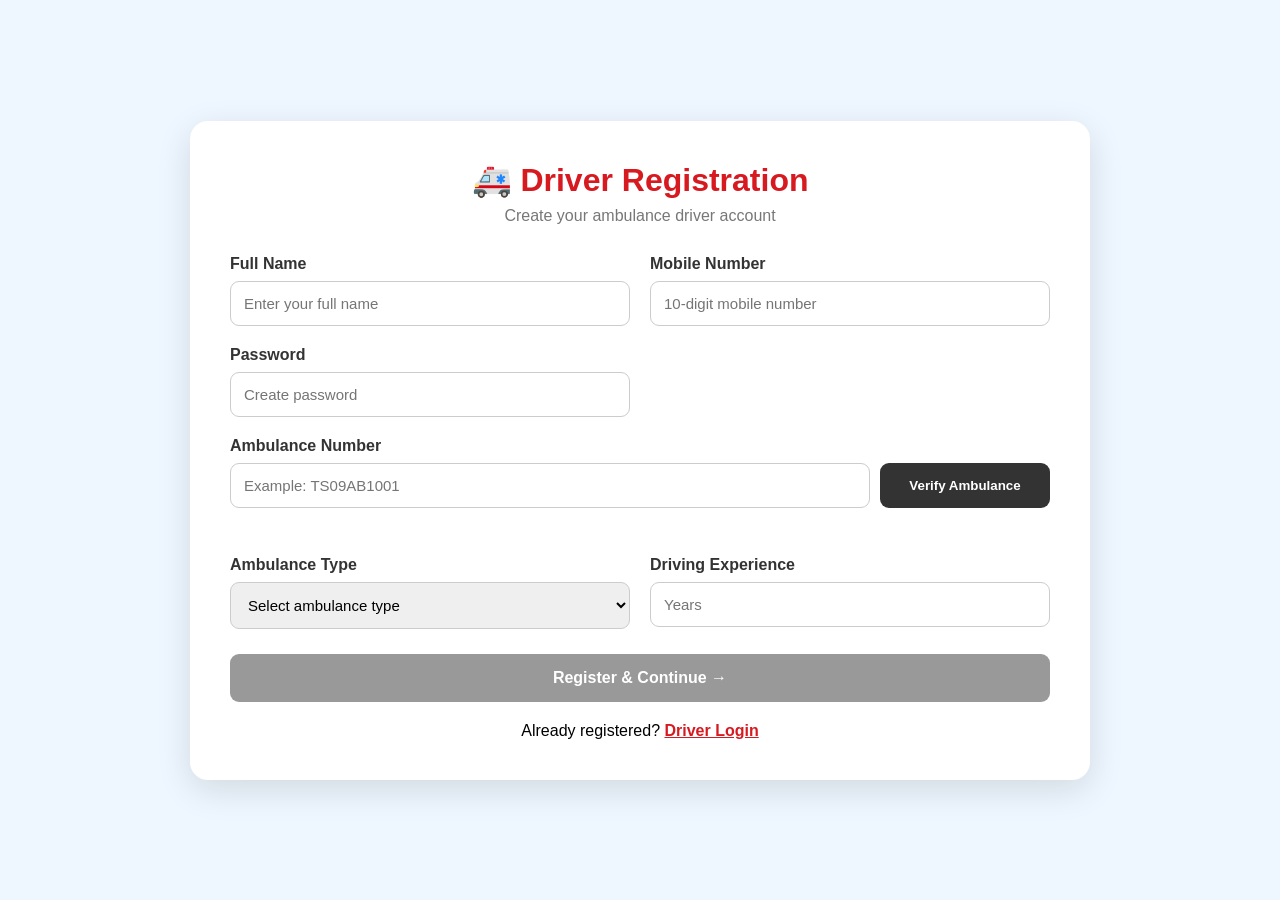
<file: drivers/verify_otp.html>
<!DOCTYPE html>
<html lang="en">

<head>

    <meta charset="UTF-8">

    <meta name="viewport"
          content="width=device-width, initial-scale=1.0">

    <title>Verify OTP | Ambulance Driver</title>


    <style>

        * {
            margin: 0;
            padding: 0;
            box-sizing: border-box;
            font-family: "Segoe UI", Arial, sans-serif;
        }


        body {
            min-height: 100vh;
            background: linear-gradient(135deg, #eef7ff, #ffffff);

            display: flex;
            justify-content: center;
            align-items: center;

            padding: 20px;
        }


        .container {
            width: 100%;
            max-width: 480px;

            background: white;

            padding: 45px 40px;

            border-radius: 20px;

            box-shadow:
                0 15px 45px rgba(0,0,0,0.12);

            text-align: center;
        }


        .icon {
            width: 80px;
            height: 80px;

            margin: 0 auto 20px;

            background: #fff0f0;

            border-radius: 50%;

            display: flex;
            align-items: center;
            justify-content: center;

            font-size: 42px;
        }


        h1 {
            color: #222;

            font-size: 28px;

            margin-bottom: 10px;
        }


        .description {
            color: #777;

            font-size: 14px;

            line-height: 1.6;

            margin-bottom: 25px;
        }


        .phone {
            font-weight: 600;

            color: #d71920;

            margin-bottom: 25px;
        }


        .otp-container {
            display: flex;

            justify-content: center;

            gap: 10px;

            margin: 20px 0;
        }


        .otp {
            width: 48px;
            height: 55px;

            text-align: center;

            font-size: 22px;

            font-weight: 600;

            border: 1px solid #d8d8d8;

            border-radius: 10px;

            outline: none;

            background: #fafafa;
        }


        .otp:focus {
            border-color: #d71920;

            background: white;

            box-shadow:
                0 0 0 3px
                rgba(215,25,32,0.08);
        }


        #verifyBtn {
            width: 100%;

            border: none;

            padding: 15px;

            margin-top: 15px;

            border-radius: 10px;

            background: #d71920;

            color: white;

            font-size: 16px;

            font-weight: 600;

            cursor: pointer;
        }


        #verifyBtn:hover {
            background: #b90f16;
        }


        #verifyBtn:disabled {
            background: #999;

            cursor: not-allowed;
        }


        .resend {
            margin-top: 22px;

            font-size: 14px;

            color: #777;
        }


        .resend button {
            border: none;

            background: none;

            color: #d71920;

            font-weight: 600;

            cursor: pointer;

            font-size: 14px;
        }


        .resend button:disabled {
            color: #999;

            cursor: not-allowed;
        }


        #timer {
            margin-top: 8px;

            font-size: 13px;

            color: #888;
        }


        #message {
            margin-top: 18px;

            font-size: 14px;

            font-weight: 500;

            min-height: 20px;
        }


        .back {
            display: block;

            margin-top: 25px;

            color: #777;

            text-decoration: none;

            font-size: 13px;
        }


        .back:hover {
            color: #d71920;
        }


        @media (max-width: 500px) {

            .container {
                padding: 35px 22px;
            }


            .otp-container {
                gap: 6px;
            }


            .otp {
                width: 43px;
                height: 50px;
            }

        }

    </style>

</head>


<body>


<div class="container">


    <div class="icon">
        🔐
    </div>


    <h1>
        Verify Your Mobile
    </h1>


    <p class="description">
        We have generated a 6-digit OTP for your
        ambulance driver registration.
    </p>


    <div class="phone" id="phoneDisplay">
        +91 **********
    </div>



    <!-- OTP INPUT -->

    <div class="otp-container">

        <input
            type="text"
            class="otp"
            maxlength="1"
            inputmode="numeric"
            autocomplete="one-time-code">

        <input
            type="text"
            class="otp"
            maxlength="1"
            inputmode="numeric">

        <input
            type="text"
            class="otp"
            maxlength="1"
            inputmode="numeric">

        <input
            type="text"
            class="otp"
            maxlength="1"
            inputmode="numeric">

        <input
            type="text"
            class="otp"
            maxlength="1"
            inputmode="numeric">

        <input
            type="text"
            class="otp"
            maxlength="1"
            inputmode="numeric">

    </div>



    <button
        id="verifyBtn">

        Verify OTP

    </button>


    <p id="message"></p>



    <!-- RESEND -->

    <div class="resend">

        Didn't receive the OTP?

        <button
            id="resendBtn">

            Resend OTP

        </button>

    </div>


    <div id="timer">
        OTP expires in 05:00
    </div>



    <a
        href="register.html"
        class="back">

        ← Back to Registration

    </a>


</div>



<script>


/* =========================================
   GET PHONE FROM REGISTRATION
========================================= */

const phone =
    localStorage.getItem("driver_phone");


/* =========================================
   CHECK PHONE
========================================= */

if (!phone) {

    alert(
        "Registration information not found. Please register again."
    );

    window.location.href =
        "register.html";

}



/* =========================================
   DISPLAY PHONE
========================================= */

if (phone) {

    const maskedPhone =
        phone.substring(0, 2) +
        "******" +
        phone.substring(8);

    document.getElementById(
        "phoneDisplay"
    ).innerText =
        "+91 " + maskedPhone;

}



/* =========================================
   OTP INPUTS
========================================= */

const otpInputs =
    document.querySelectorAll(".otp");


otpInputs.forEach(
    function(input, index) {


        input.addEventListener(
            "input",
            function() {


                this.value =
                    this.value.replace(/\D/g, "");


                if (
                    this.value &&
                    index <
                    otpInputs.length - 1
                ) {

                    otpInputs[index + 1].focus();

                }

            }
        );


        input.addEventListener(
            "keydown",
            function(e) {


                if (
                    e.key === "Backspace" &&
                    !this.value &&
                    index > 0
                ) {

                    otpInputs[index - 1].focus();

                }

            }
        );

    }
);



/* =========================================
   PASTE OTP
========================================= */

otpInputs[0].addEventListener(
    "paste",
    function(e) {

        e.preventDefault();


        const pasted =
            e.clipboardData
                .getData("text")
                .replace(/\D/g, "")
                .substring(0, 6);


        pasted.split("")
            .forEach(
                function(char, index) {

                    if (otpInputs[index]) {

                        otpInputs[index].value =
                            char;

                    }

                }
            );


        if (pasted.length === 6) {

            otpInputs[5].focus();

        }

    }
);



/* =========================================
   GET OTP
========================================= */

function getOTP() {

    let otp = "";

    otpInputs.forEach(
        function(input) {

            otp += input.value;

        }
    );

    return otp;

}



/* =========================================
   VERIFY OTP
========================================= */

document
    .getElementById("verifyBtn")
    .addEventListener(
        "click",
        async function() {


            const message =
                document.getElementById(
                    "message"
                );


            const button =
                document.getElementById(
                    "verifyBtn"
                );


            const otp =
                getOTP();



            /* Check OTP */

            if (otp.length !== 6) {

                message.style.color =
                    "#d71920";

                message.innerText =
                    "Please enter the complete 6-digit OTP.";

                return;

            }



            button.disabled =
                true;

            button.innerText =
                "Verifying...";



            try {


                const response =
                    await fetch(
                        "verify_otp.php",
                        {

                            method: "POST",

                            headers: {
                                "Content-Type":
                                    "application/json"
                            },

                            body:
                                JSON.stringify({

                                    phone: phone,

                                    otp: otp

                                })

                        }
                    );



                if (!response.ok) {

                    throw new Error(
                        "Server error: " +
                        response.status
                    );

                }



                const result =
                    await response.json();


                console.log(
                    "OTP response:",
                    result
                );



                /* SUCCESS */

                if (result.success) {


                    message.style.color =
                        "green";


                    message.innerText =
                        "Mobile number verified successfully!";


                    /* Save verification */

                    localStorage.setItem(
                        "phone_verified",
                        "true"
                    );


                    /* Redirect */

                    setTimeout(
                        function() {

                            window.location.href =
                                "login.html";

                        },
                        1000
                    );

                }


                /* FAILED */

                else {

                    message.style.color =
                        "#d71920";


                    message.innerText =
                        result.message ||
                        "Invalid OTP.";

                }

            }


            catch (error) {

                console.error(
                    "OTP Error:",
                    error
                );


                message.style.color =
                    "#d71920";


                message.innerText =
                    "Unable to connect to server. Please check XAMPP.";

            }


            button.disabled =
                false;


            button.innerText =
                "Verify OTP";

        }
    );



/* =========================================
   RESEND OTP
========================================= */

document
    .getElementById("resendBtn")
    .addEventListener(
        "click",
        async function() {


            const resendBtn =
                document.getElementById(
                    "resendBtn"
                );


            const message =
                document.getElementById(
                    "message"
                );


            resendBtn.disabled =
                true;


            resendBtn.innerText =
                "Sending...";


            try {


                const response =
                    await fetch(
                        "send_otp.php",
                        {

                            method: "POST",

                            headers: {
                                "Content-Type":
                                    "application/json"
                            },

                            body:
                                JSON.stringify({

                                    phone: phone

                                })

                        }
                    );


                const result =
                    await response.json();


                console.log(
                    "Resend OTP response:",
                    result
                );


                if (result.success) {


                    message.style.color =
                        "green";


                    message.innerText =
                        "New OTP generated successfully.";


                    /*
                        DEVELOPMENT MODE

                        XAMPP testing lo
                        OTP browser console lo
                        chupistundi.
                    */

                    if (result.dev_otp) {

                        console.log(
                            "DEVELOPMENT OTP:",
                            result.dev_otp
                        );

                        alert(
                            "Development OTP: " +
                            result.dev_otp
                        );

                    }


                    startTimer();

                }

                else {

                    message.style.color =
                        "#d71920";

                    message.innerText =
                        result.message ||
                        "Unable to resend OTP.";

                    resendBtn.disabled =
                        false;

                }

            }


            catch (error) {

                console.error(
                    "Resend OTP Error:",
                    error
                );


                message.style.color =
                    "#d71920";

                message.innerText =
                    "Unable to connect to server.";

                resendBtn.disabled =
                    false;

            }


            resendBtn.innerText =
                "Resend OTP";

        }
    );



/* =========================================
   OTP TIMER
========================================= */

let timeLeft = 10;

let timerInterval;



function startTimer() {


    clearInterval(
        timerInterval
    );


    timeLeft = 10;


    const timer =
        document.getElementById(
            "timer"
        );


    const resendBtn =
        document.getElementById(
            "resendBtn"
        );


    resendBtn.disabled =
        true;


    function updateTimer() {


        const minutes =
            Math.floor(
                timeLeft / 60
            );


        const seconds =
            timeLeft % 60;


        timer.innerText =
            "OTP expires in " +
            String(minutes).padStart(2, "0") +
            ":" +
            String(seconds).padStart(2, "0");



        if (timeLeft <= 0) {


            clearInterval(
                timerInterval
            );


            timer.innerText =
                "OTP expired. Please request a new OTP.";


            resendBtn.disabled =
                false;


            return;

        }


        timeLeft--;

    }


    updateTimer();


    timerInterval =
        setInterval(
            updateTimer,
            1000
        );

}



/* Start timer */

startTimer();


/* Focus first OTP box */

otpInputs[0].focus();

</script>


</body>

</html>
</file>
<file: drivers/style.css>
* {
    margin: 0;
    padding: 0;
    box-sizing: border-box;
    font-family: Arial, sans-serif;
}

body {
    background: #f4f7fb;
    color: #222;
}

.welcome,
.form-container {
    width: 90%;
    max-width: 500px;
    margin: 50px auto;
    background: white;
    padding: 35px;
    border-radius: 18px;
    box-shadow: 0 10px 30px rgba(0,0,0,0.1);
    text-align: center;
}

.logo {
    font-size: 55px;
    margin-bottom: 15px;
}

h1 {
    margin-bottom: 10px;
}

.subtitle,
.welcome p {
    color: #666;
    margin-bottom: 25px;
    line-height: 1.5;
}

.btn {
    display: block;
    width: 100%;
    padding: 14px;
    margin-top: 18px;
    border: none;
    border-radius: 10px;
    background: #d90429;
    color: white;
    font-size: 16px;
    cursor: pointer;
    text-decoration: none;
}

.btn:hover {
    opacity: 0.9;
}

.secondary {
    background: #333;
}

form {
    text-align: left;
}

label {
    display: block;
    margin-top: 15px;
    margin-bottom: 6px;
    font-weight: bold;
}

input,
select {
    width: 100%;
    padding: 13px;
    border: 1px solid #ccc;
    border-radius: 8px;
    font-size: 15px;
}

#message {
    margin-top: 18px;
    color: #d90429;
    font-weight: bold;
}

a {
    display: block;
    margin-top: 20px;
    color: #d90429;
    text-decoration: none;
}

.link-button {
    margin-top: 20px;
    border: none;
    background: none;
    color: #d90429;
    cursor: pointer;
    font-size: 15px;
}

.dashboard-header {
    background: #d90429;
    color: white;
    padding: 20px 5%;
    display: flex;
    justify-content: space-between;
    align-items: center;
}

.logout {
    padding: 10px 18px;
    border: none;
    border-radius: 8px;
    cursor: pointer;
}

.dashboard-container {
    width: 90%;
    max-width: 900px;
    margin: 30px auto;
}

.profile-card {
    background: white;
    padding: 25px;
    margin-bottom: 20px;
    border-radius: 15px;
    box-shadow: 0 5px 20px rgba(0,0,0,0.08);
}

.profile-card h2 {
    margin-bottom: 15px;
}

.profile-card p {
    margin: 10px 0;
}

.status {
    display: inline-block;
    padding: 10px 20px;
    border-radius: 30px;
    margin: 10px 0;
    font-weight: bold;
}

.status.online {
    background: #d1fae5;
    color: #065f46;
}

.status.offline {
    background: #eee;
    color: #555;
}

.status.busy {
    background: #fff3cd;
    color: #856404;
}

@media(max-width:600px) {

    .form-container,
    .welcome {
        margin: 20px auto;
        padding: 25px;
    }

    .dashboard-header {
        flex-direction: column;
        gap: 15px;
        text-align: center;
    }

}

.booking-request{
    background:#fff;
    border:1px solid #eee;
    border-left:5px solid #d90429;
    border-radius:12px;
    padding:18px;
    margin-top:15px;
    box-shadow:0 5px 15px rgba(0,0,0,.08);
}

.booking-request h3{
    margin-bottom:12px;
    color:#d90429;
}

.booking-request p{
    margin:7px 0;
    color:#444;
}

.request-buttons{
    display:flex;
    gap:10px;
    margin-top:15px;
}

.accept-btn,
.reject-btn{
    flex:1;
    border:none;
    padding:12px;
    border-radius:8px;
    font-weight:bold;
    cursor:pointer;
}

.accept-btn{
    background:#198754;
    color:white;
}

.reject-btn{
    background:#dc3545;
    color:white;
}

.accept-btn:hover{
    opacity:.9;
}

.reject-btn:hover{
    opacity:.9;
}

.request-time{
    font-size:13px;
    color:#777;
}

.vehicle-number-row {
    display: flex;
    gap: 10px;
    align-items: stretch;
}

.vehicle-number-row input {
    flex: 1;
}

#verifyVehicleBtn {
    width: auto;
    min-width: 170px;
    border: none;
    padding: 14px 18px;
    margin-top: 0;
    border-radius: 10px;
    background: #333;
    color: white;
    font-size: 14px;
    font-weight: 600;
    cursor: pointer;
}

#verifyVehicleBtn:hover {
    background: #111;
}

#vehicleVerificationMessage {
    margin-top: 8px;
    font-size: 13px;
    min-height: 20px;
}


.specialized-hospital-btn{

    width:100%;

    margin-top:18px;

    padding:15px;

    border:none;

    border-radius:10px;

    background:#1976d2;

    color:white;

    font-size:16px;

    font-weight:700;

    cursor:pointer;

    display:block;

}

.specialized-hospital-btn:hover{

    background:#125ca8;

}
</file>
